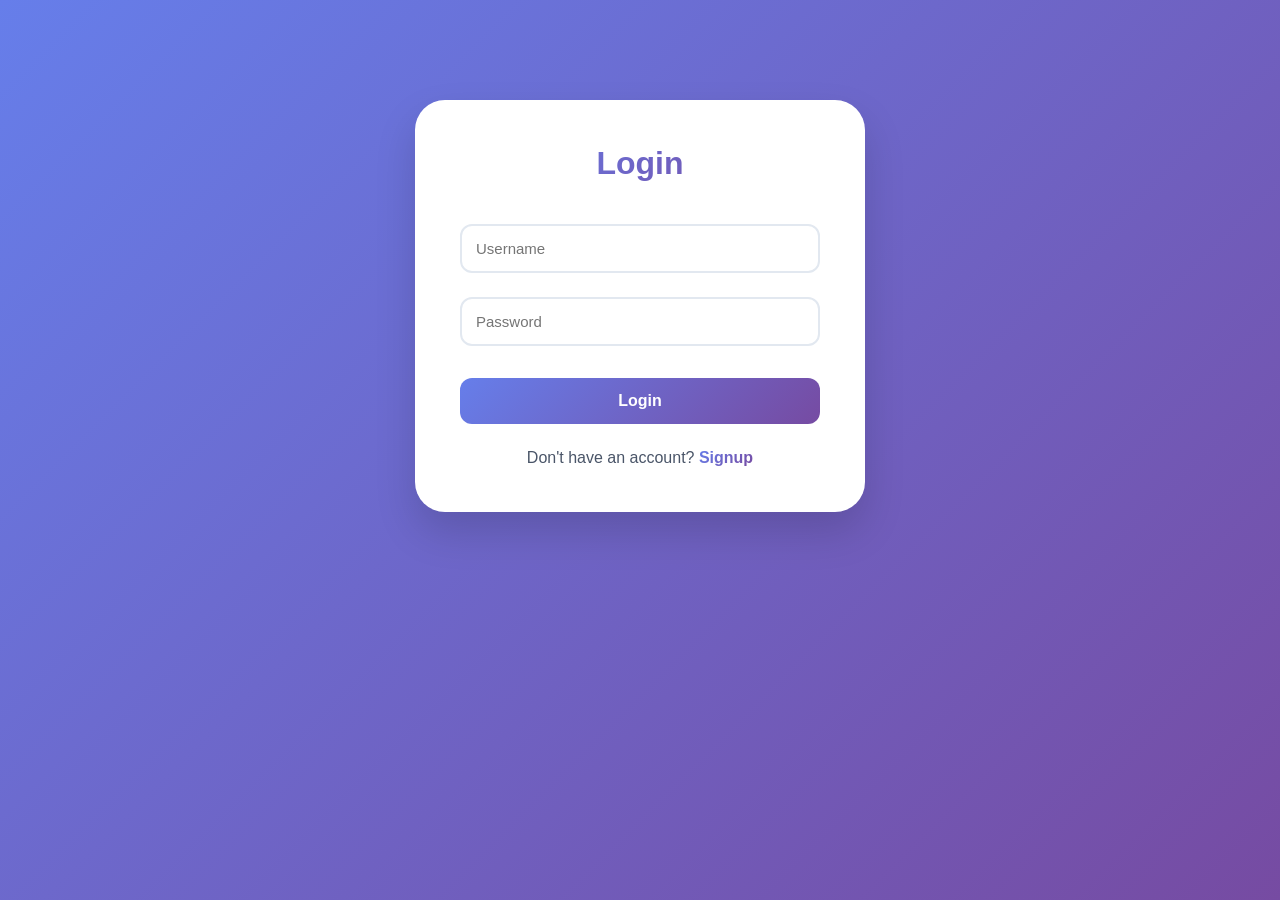
<file: templates/login.html>
<!DOCTYPE html>
<html>
<head>
<title>Login</title>
<link rel="stylesheet" href="/static/style.css">
</head>
<body>

<div class="auth-box">
<h2>Login</h2>

<form method="POST">
<input type="text" name="username" placeholder="Username" required>
<input type="password" name="password" placeholder="Password" required>
<button type="submit">Login</button>
</form>

<p>Don't have an account? <a href="/signup">Signup</a></p>
</div>

</body>
</html>
</file>
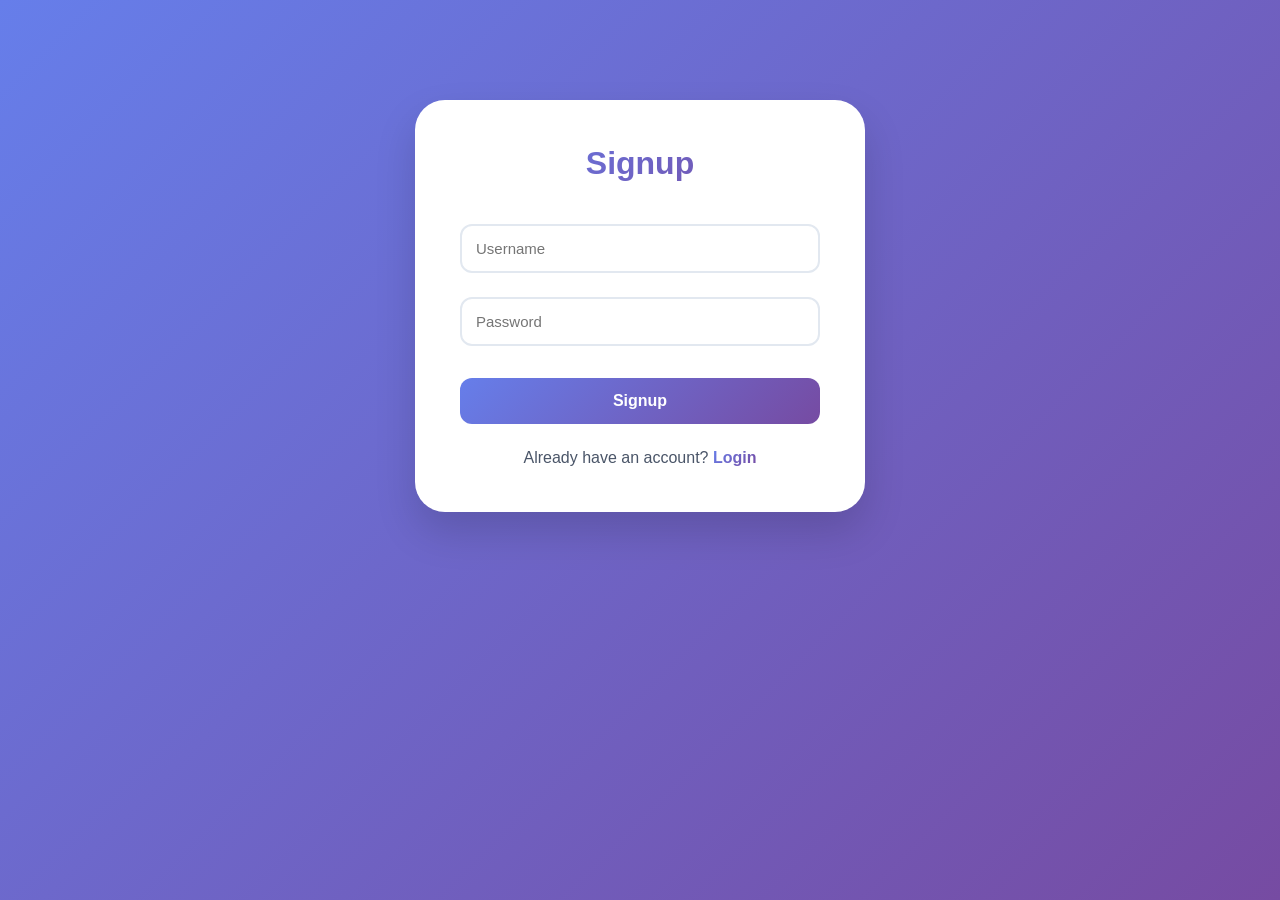
<file: templates/signup.html>
<!DOCTYPE html>
<html>
<head>
<title>Signup</title>
<link rel="stylesheet" href="/static/style.css">
</head>
<body>

<div class="auth-box">
<h2>Signup</h2>

<form method="POST">
<input type="text" name="username" placeholder="Username" required>
<input type="password" name="password" placeholder="Password" required>
<button type="submit">Signup</button>
</form>

<p>Already have an account? <a href="/login">Login</a></p>
</div>

</body>
</html>
</file>
<file: static/style.css>
* {
    margin: 0;
    padding: 0;
    box-sizing: border-box;
}

body {
    font-family: 'Poppins', sans-serif;
    background: linear-gradient(135deg, #667eea 0%, #764ba2 100%);
    min-height: 100vh;
    padding: 20px;
}

/* NAVBAR */
.navbar {
    display: flex;
    justify-content: space-between;
    align-items: center;
    background: linear-gradient(135deg, #ffffff 0%, #f8f9ff 100%);
    padding: 20px 40px;
    border-radius: 20px;
    box-shadow: 0 10px 30px rgba(0,0,0,0.15);
    margin-bottom: 30px;
}

.logo {
    display: flex;
    align-items: center;
    gap: 10px;
}

.logo i {
    font-size: 28px;
    color: #667eea;
}

.navbar h2 {
    font-size: 24px;
    background: linear-gradient(135deg, #667eea 0%, #764ba2 100%);
    -webkit-background-clip: text;
    -webkit-text-fill-color: transparent;
    background-clip: text;
}

.nav-buttons {
    display: flex;
    gap: 12px;
    flex-wrap: wrap;
}

.navbar button, .nav-buttons button {
    padding: 10px 20px;
    font-size: 14px;
    font-weight: 600;
    border: none;
    border-radius: 10px;
    cursor: pointer;
    transition: all 0.3s ease;
    font-family: 'Poppins', sans-serif;
}

.btn-primary {
    background: linear-gradient(135deg, #667eea 0%, #764ba2 100%);
    color: white;
}

.btn-export {
    background: linear-gradient(135deg, #10b981, #059669);
    color: white;
}

.btn-stats {
    background: linear-gradient(135deg, #3b82f6, #2563eb);
    color: white;
}

.btn-activity {
    background: linear-gradient(135deg, #8b5cf6, #7c3aed);
    color: white;
}

.logout-btn {
    background: linear-gradient(135deg, #f56565, #dc2626);
    color: white;
}

.navbar button:hover, .nav-buttons button:hover {
    transform: translateY(-2px);
    box-shadow: 0 5px 15px rgba(0,0,0,0.2);
}

/* CARDS */
.cards {
    display: grid;
    grid-template-columns: repeat(auto-fit, minmax(220px, 1fr));
    gap: 20px;
    padding: 10px;
    margin-bottom: 30px;
}

.card {
    background: white;
    padding: 25px 20px;
    border-radius: 20px;
    text-align: center;
    transition: all 0.3s ease;
    box-shadow: 0 10px 25px rgba(0,0,0,0.1);
    position: relative;
    overflow: hidden;
}

.card::before {
    content: '';
    position: absolute;
    top: 0;
    left: 0;
    right: 0;
    height: 5px;
}

.card:hover {
    transform: translateY(-5px);
    box-shadow: 0 15px 35px rgba(0,0,0,0.15);
}

.card-icon {
    font-size: 36px;
    margin-bottom: 10px;
}

.card h3 {
    font-size: 16px;
    color: #4a5568;
    margin-bottom: 10px;
    font-weight: 600;
}

.card p {
    font-size: 42px;
    font-weight: bold;
    margin: 0;
}

/* Card 1 - Total Tasks */
.card:nth-child(1)::before {
    background: linear-gradient(90deg, #667eea, #764ba2);
}
.card:nth-child(1) p {
    background: linear-gradient(135deg, #667eea, #764ba2);
    -webkit-background-clip: text;
    -webkit-text-fill-color: transparent;
    background-clip: text;
}

/* Card 2 - In Progress */
.card.progress::before {
    background: linear-gradient(90deg, #f59e0b, #f97316);
}
.card.progress p {
    color: #f59e0b;
}

/* Card 3 - Completed */
.card.done::before {
    background: linear-gradient(90deg, #10b981, #34d399);
}
.card.done p {
    color: #10b981;
}

/* Card 4 - Due Today */
.card.due::before {
    background: linear-gradient(90deg, #ef4444, #f97316);
}
.card.due p {
    color: #ef4444;
}

/* PROGRESS SECTION */
.progress-section {
    background: white;
    margin: 20px;
    padding: 20px;
    border-radius: 15px;
    box-shadow: 0 2px 10px rgba(0,0,0,0.1);
}

.progress-header {
    display: flex;
    justify-content: space-between;
    margin-bottom: 10px;
    font-weight: 600;
}

.progress-bar-container {
    background: #e2e8f0;
    border-radius: 10px;
    overflow: hidden;
    height: 30px;
}

.progress-bar-fill {
    background: linear-gradient(90deg, #667eea, #764ba2);
    height: 100%;
    border-radius: 10px;
    transition: width 0.3s ease;
    display: flex;
    align-items: center;
    justify-content: center;
    color: white;
    font-weight: 600;
}

/* FILTER SECTION */
.filter-section {
    background: white;
    margin: 20px;
    padding: 20px;
    border-radius: 15px;
    display: flex;
    gap: 15px;
    flex-wrap: wrap;
    box-shadow: 0 2px 10px rgba(0,0,0,0.1);
}

.search-box {
    flex: 2;
    display: flex;
    align-items: center;
    border: 2px solid #e2e8f0;
    border-radius: 10px;
    padding: 0 10px;
}

.search-box i {
    color: #999;
}

.search-box input {
    flex: 1;
    border: none;
    padding: 10px;
    outline: none;
    font-family: 'Poppins', sans-serif;
}

.filter-select {
    flex: 1;
    padding: 10px;
    border: 2px solid #e2e8f0;
    border-radius: 10px;
    background: white;
    cursor: pointer;
    font-family: 'Poppins', sans-serif;
}

/* TABLE SECTION */
.table-section {
    background: white;
    border-radius: 20px;
    margin: 20px;
    overflow-x: auto;
    box-shadow: 0 10px 30px rgba(0,0,0,0.1);
}

table {
    width: 100%;
    border-collapse: collapse;
}

th {
    background: linear-gradient(135deg, #667eea 0%, #764ba2 100%);
    color: white;
    padding: 18px 15px;
    font-size: 14px;
    font-weight: 600;
    text-align: left;
}

td {
    padding: 18px 15px;
    border-bottom: 1px solid #e2e8f0;
    font-size: 14px;
}

tr:hover {
    background: #f7fafc;
}

.completed-row {
    opacity: 0.7;
}

/* TASK TITLE AND DESCRIPTION */
.task-title {
    font-weight: 600;
    margin-bottom: 5px;
}

.task-desc {
    color: #666;
    font-size: 12px;
}

/* STATUS BADGES */
.status {
    padding: 6px 12px;
    border-radius: 20px;
    font-size: 12px;
    font-weight: 600;
    display: inline-block;
}

.todo {
    background: #fee2e2;
    color: #dc2626;
}

.completed {
    background: #d1fae5;
    color: #059669;
}

/* PRIORITY BADGES */
.priority-badge {
    padding: 4px 10px;
    border-radius: 20px;
    font-size: 12px;
    font-weight: 600;
    display: inline-block;
}

.priority-badge.high {
    background: #fee2e2;
    color: #dc2626;
}

.priority-badge.medium {
    background: #fef3c7;
    color: #d97706;
}

.priority-badge.low {
    background: #d1fae5;
    color: #059669;
}

/* CATEGORY BADGES */
.category-badge {
    padding: 4px 10px;
    border-radius: 20px;
    font-size: 12px;
    background: #f3f4f6;
    color: #4b5563;
    display: inline-block;
}

/* DUE DATE STYLES */
.due-date {
    font-size: 12px;
}

.due-date.overdue {
    color: #dc2626;
    font-weight: 600;
}

.due-date.due-today {
    color: #d97706;
    font-weight: 600;
}

/* ACTION BUTTONS */
.actions button {
    background: none;
    border: none;
    font-size: 18px;
    cursor: pointer;
    padding: 5px 8px;
    border-radius: 5px;
    transition: all 0.2s;
    margin: 0 2px;
}

.actions button:hover {
    transform: scale(1.1);
}

.toggle:hover { background: #dbeafe; }
.edit:hover { background: #fef3c7; }
.delete:hover { background: #fee2e2; }

/* MODAL STYLES */
.modal {
    display: none;
    position: fixed;
    top: 0;
    left: 0;
    width: 100%;
    height: 100%;
    background: rgba(0,0,0,0.7);
    justify-content: center;
    align-items: center;
    z-index: 1000;
    backdrop-filter: blur(5px);
}

.modal-content {
    background: white;
    border-radius: 25px;
    animation: slideIn 0.3s ease;
    box-shadow: 0 20px 40px rgba(0,0,0,0.2);
}

.modal-content.large {
    width: 600px;
    max-width: 90%;
}

.modal-content.medium {
    width: 500px;
    max-width: 90%;
}

@keyframes slideIn {
    from {
        transform: translateY(-50px);
        opacity: 0;
    }
    to {
        transform: translateY(0);
        opacity: 1;
    }
}

.modal-header {
    display: flex;
    justify-content: space-between;
    align-items: center;
    padding: 20px 25px;
    border-bottom: 2px solid #e2e8f0;
}

.modal-header h2 {
    background: linear-gradient(135deg, #667eea, #764ba2);
    -webkit-background-clip: text;
    -webkit-text-fill-color: transparent;
    background-clip: text;
    font-size: 24px;
}

.close-modal {
    font-size: 32px;
    cursor: pointer;
    color: #999;
    transition: color 0.2s;
}

.close-modal:hover {
    color: #333;
}

/* FORM STYLES */
.form-group {
    margin-bottom: 20px;
    padding: 0 25px;
}

.form-group label {
    display: block;
    margin-bottom: 8px;
    font-weight: 600;
    color: #333;
}

.form-group input, 
.form-group select, 
.form-group textarea {
    width: 100%;
    padding: 12px;
    border: 2px solid #e2e8f0;
    border-radius: 10px;
    font-family: 'Poppins', sans-serif;
    font-size: 14px;
    transition: all 0.3s ease;
}

.form-group input:focus, 
.form-group select:focus, 
.form-group textarea:focus {
    outline: none;
    border-color: #667eea;
    box-shadow: 0 0 0 3px rgba(102,126,234,0.1);
}

.form-row {
    display: grid;
    grid-template-columns: 1fr 1fr 1fr;
    gap: 15px;
    padding: 0 25px;
}

.modal-buttons {
    display: flex;
    gap: 10px;
    justify-content: flex-end;
    padding: 20px 25px;
    border-top: 2px solid #e2e8f0;
    margin-top: 10px;
}

.btn-save, .btn-cancel {
    padding: 12px 24px;
    border: none;
    border-radius: 10px;
    cursor: pointer;
    font-weight: 600;
    font-family: 'Poppins', sans-serif;
    transition: all 0.2s;
}

.btn-save {
    background: linear-gradient(135deg, #667eea, #764ba2);
    color: white;
}

.btn-save:hover {
    transform: translateY(-2px);
    box-shadow: 0 5px 15px rgba(102,126,234,0.4);
}

.btn-cancel {
    background: #e2e8f0;
    color: #333;
}

.btn-cancel:hover {
    background: #cbd5e0;
}

/* EXPORT BUTTONS */
.export-options {
    display: flex;
    gap: 20px;
    justify-content: center;
    padding: 30px;
}

.export-btn {
    padding: 15px 30px;
    font-size: 16px;
    border: none;
    border-radius: 12px;
    cursor: pointer;
    font-weight: 600;
    font-family: 'Poppins', sans-serif;
    transition: all 0.2s;
    background: linear-gradient(135deg, #667eea, #764ba2);
    color: white;
}

.export-btn:hover {
    transform: translateY(-2px);
    box-shadow: 0 5px 15px rgba(0,0,0,0.2);
}

/* STATS GRID */
.stats-grid {
    display: grid;
    grid-template-columns: repeat(2, 1fr);
    gap: 20px;
    padding: 25px;
}

.stat-item {
    text-align: center;
    padding: 20px;
    background: #f8fafc;
    border-radius: 15px;
}

.stat-item h3 {
    font-size: 32px;
    margin: 10px 0;
    color: #667eea;
}

.stat-item p {
    color: #666;
}

.priority-stats {
    padding: 20px 25px;
    background: #f8fafc;
    border-radius: 15px;
    margin: 0 25px 25px 25px;
}

.priority-stats h3 {
    margin-bottom: 15px;
}

.priority-stats div {
    padding: 10px;
    margin: 5px 0;
    border-radius: 8px;
}

/* ACTIVITY LIST */
.activity-list {
    max-height: 400px;
    overflow-y: auto;
    padding: 10px;
}

.activity-item {
    display: flex;
    gap: 15px;
    padding: 15px;
    border-bottom: 1px solid #e2e8f0;
}

.activity-icon {
    font-size: 24px;
}

.activity-details {
    flex: 1;
}

.activity-action {
    font-weight: 600;
    margin-bottom: 5px;
    color: #333;
}

.activity-info {
    color: #666;
    font-size: 13px;
    margin-bottom: 5px;
}

.activity-time {
    color: #999;
    font-size: 11px;
}

/* AUTH PAGES (Login/Signup) */
.auth-box {
    background: white;
    width: 450px;
    margin: 80px auto;
    padding: 45px;
    border-radius: 30px;
    text-align: center;
    box-shadow: 0 20px 40px rgba(0,0,0,0.15);
    animation: slideIn 0.4s ease;
}

.auth-box h2 {
    margin-bottom: 30px;
    background: linear-gradient(135deg, #667eea, #764ba2);
    -webkit-background-clip: text;
    -webkit-text-fill-color: transparent;
    background-clip: text;
    font-size: 32px;
    font-weight: 700;
}

.auth-box input {
    width: 100%;
    padding: 14px;
    margin: 12px 0;
    border: 2px solid #e2e8f0;
    border-radius: 12px;
    font-size: 15px;
    font-family: 'Poppins', sans-serif;
    transition: all 0.3s ease;
}

.auth-box input:focus {
    outline: none;
    border-color: #667eea;
    box-shadow: 0 0 0 3px rgba(102,126,234,0.1);
}

.auth-box button {
    width: 100%;
    padding: 14px;
    margin-top: 20px;
    background: linear-gradient(135deg, #667eea, #764ba2);
    color: white;
    border: none;
    border-radius: 12px;
    cursor: pointer;
    font-size: 16px;
    font-weight: 600;
    font-family: 'Poppins', sans-serif;
    transition: all 0.3s ease;
}

.auth-box button:hover {
    transform: translateY(-2px);
    box-shadow: 0 5px 15px rgba(102,126,234,0.4);
}

.auth-box p {
    margin-top: 25px;
    color: #4a5568;
}

.auth-box a {
    background: linear-gradient(135deg, #667eea, #764ba2);
    -webkit-background-clip: text;
    -webkit-text-fill-color: transparent;
    background-clip: text;
    text-decoration: none;
    font-weight: 600;
}

.auth-box a:hover {
    text-decoration: underline;
}

/* RESPONSIVE DESIGN */
@media (max-width: 768px) {
    body {
        padding: 10px;
    }
    
    .navbar {
        flex-direction: column;
        gap: 15px;
        padding: 20px;
    }
    
    .nav-buttons {
        flex-wrap: wrap;
        justify-content: center;
    }
    
    .cards {
        grid-template-columns: 1fr;
        gap: 15px;
    }
    
    .filter-section {
        flex-direction: column;
    }
    
    .search-box, .filter-select {
        width: 100%;
    }
    
    .form-row {
        grid-template-columns: 1fr;
        gap: 10px;
    }
    
    .form-group {
        padding: 0 20px;
    }
    
    .stats-grid {
        grid-template-columns: 1fr;
    }
    
    .auth-box {
        width: 90%;
        margin: 40px auto;
        padding: 30px;
    }
    
    table {
        font-size: 12px;
    }
    
    th, td {
        padding: 10px 8px;
    }
    
    .actions button {
        font-size: 14px;
        padding: 3px 6px;
    }
}

/* SCROLLBAR STYLING */
::-webkit-scrollbar {
    width: 10px;
    height: 10px;
}

::-webkit-scrollbar-track {
    background: #f1f1f1;
    border-radius: 10px;
}

::-webkit-scrollbar-thumb {
    background: linear-gradient(135deg, #667eea, #764ba2);
    border-radius: 10px;
}

::-webkit-scrollbar-thumb:hover {
    background: linear-gradient(135deg, #764ba2, #667eea);
}
</file>
